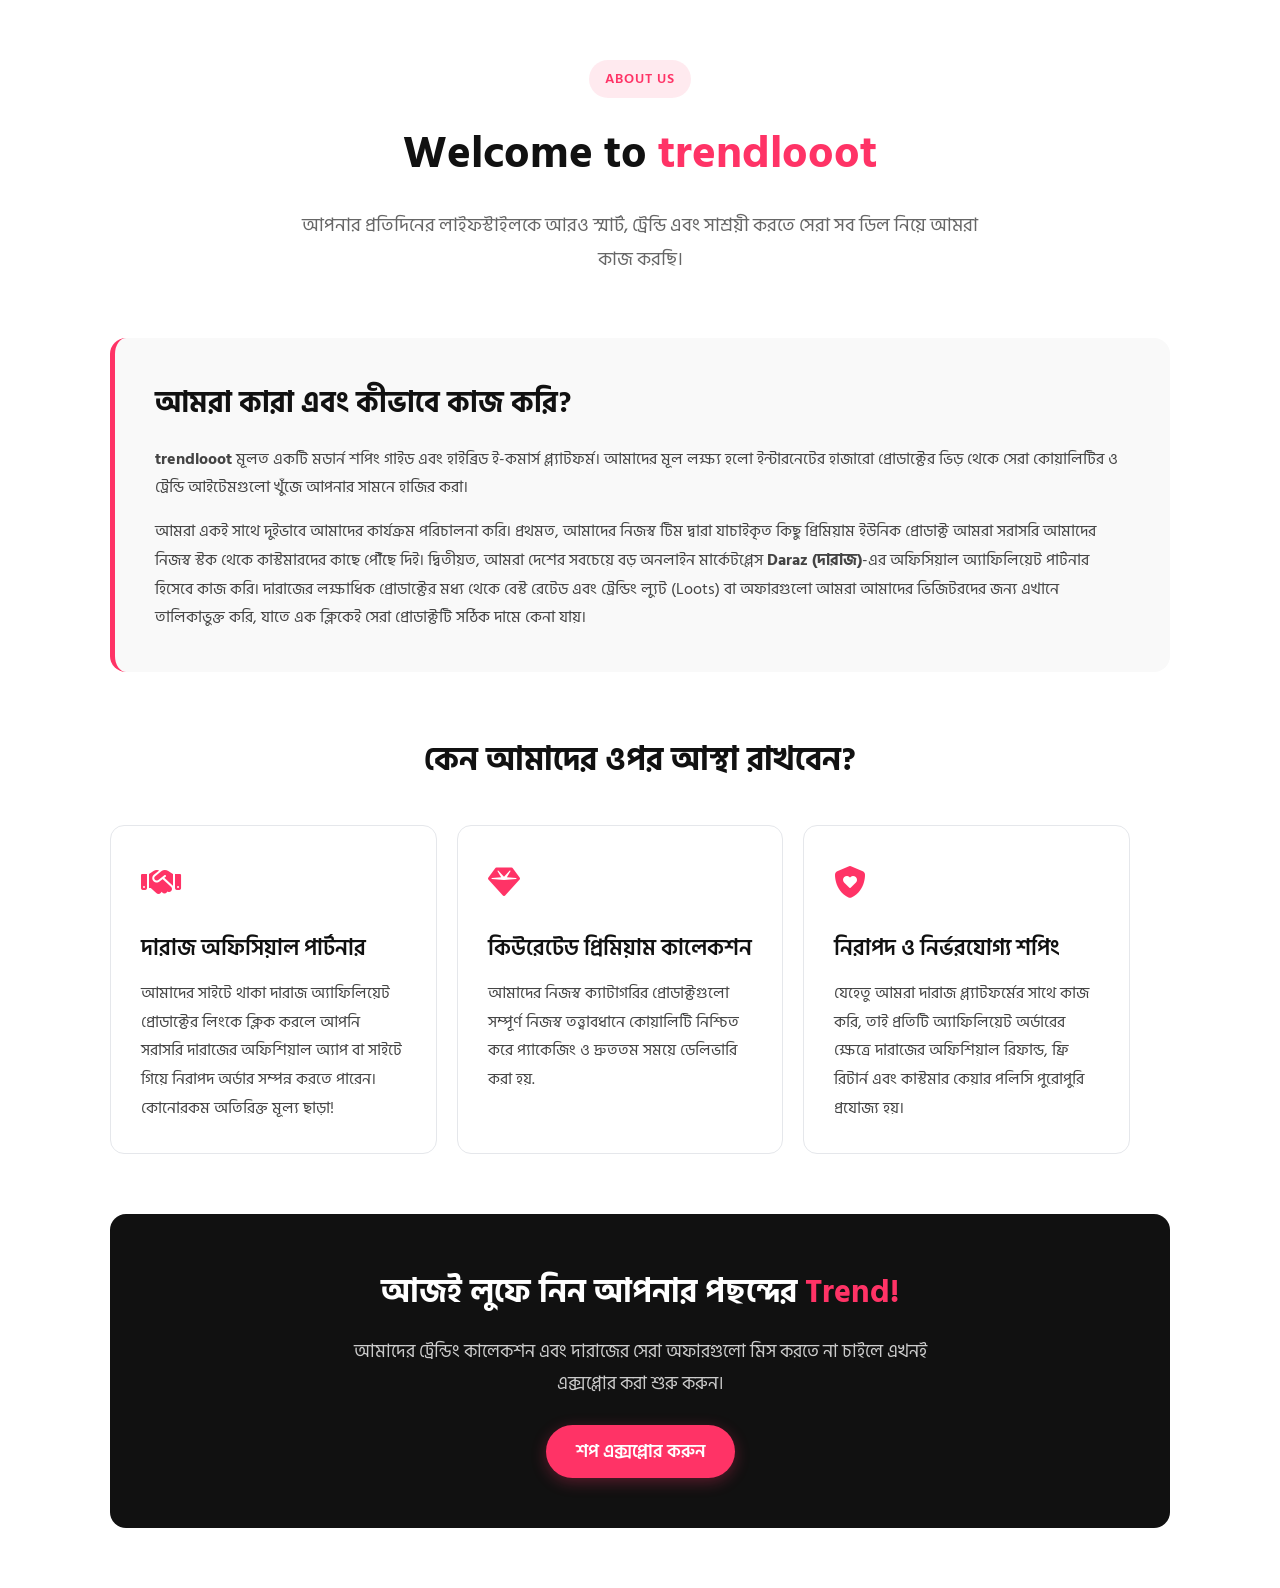
<file: about.html>
<!DOCTYPE html>
<html lang="bn">
<head>
    <meta charset="UTF-8">
    <meta name="viewport" content="width=device-width, initial-scale=1.0">
    <title>About Us - trendlooot</title>
    <!-- FontAwesome for Icons -->
    <link rel="stylesheet" href="https://cdnjs.cloudflare.com/ajax/libs/font-awesome/6.4.0/css/all.min.css">
    <!-- Google Fonts (Inter & Hind Siliguri) -->
    <link href="https://fonts.googleapis.com/css2?family=Hind+Siliguri:wght@400;500;600;700&family=Inter:wght@400;600;700&display=swap" rel="stylesheet">
    
    <style>
        :root {
            --primary-color: #ff3366; /* trendlooot Accent Pink */
            --dark-color: #111111;    /* Deep Black */
            --light-bg: #f9f9f9;      /* Light Gray */
            --text-color: #444444;
            --border-color: #e5e7eb;
        }

        * {
            margin: 0;
            padding: 0;
            box-sizing: border-box;
        }

        body {
            font-family: 'Hind Siliguri', 'Inter', sans-serif;
            background-color: #ffffff;
            color: var(--text-color);
            line-height: 1.8;
        }

        .about-wrapper {
            max-width: 1100px;
            margin: 0 auto;
            padding: 60px 20px;
        }

        /* Hero Section */
        .about-hero {
            text-align: center;
            margin-bottom: 60px;
            animation: fadeIn 1s ease-in-out;
        }

        .badge {
            background-color: rgba(255, 51, 102, 0.1);
            color: var(--primary-color);
            padding: 6px 16px;
            border-radius: 20px;
            font-size: 0.9rem;
            display: inline-block;
            margin-bottom: 15px;
            font-weight: 600;
            text-transform: uppercase;
            letter-spacing: 1px;
        }

        .about-hero h1 {
            font-size: 2.8rem;
            color: var(--dark-color);
            font-weight: 700;
            margin-bottom: 15px;
        }

        .about-hero h1 span {
            color: var(--primary-color);
        }

        .about-hero p {
            font-size: 1.2rem;
            color: #666;
            max-width: 700px;
            margin: 0 auto;
        }

        /* Main Story Section */
        .story-section {
            display: block;
            margin-bottom: 60px;
            background: var(--light-bg);
            padding: 40px;
            border-radius: 16px;
            border-left: 5px solid var(--primary-color);
        }

        .story-section h2 {
            font-size: 1.8rem;
            color: var(--dark-color);
            margin-bottom: 15px;
            font-weight: 700;
        }

        /* Core Features Grid */
        .features-title {
            text-align: center;
            margin-bottom: 35px;
            font-size: 2rem;
            color: var(--dark-color);
            font-weight: 700;
        }

        .features-container {
            display: block;
            margin-bottom: 60px;
        }

        .feature-card {
            background: #ffffff;
            border: 1px solid var(--border-color);
            padding: 30px;
            border-radius: 14px;
            margin-bottom: 20px;
            transition: all 0.3s ease;
            position: relative;
        }

        .feature-card:hover {
            transform: translateY(-5px);
            border-color: var(--primary-color);
            box-shadow: 0 10px 20px rgba(255, 51, 102, 0.05);
        }

        .feature-icon {
            font-size: 2rem;
            color: var(--primary-color);
            margin-bottom: 15px;
        }

        .feature-card h3 {
            font-size: 1.4rem;
            color: var(--dark-color);
            margin-bottom: 10px;
            font-weight: 600;
        }

        /* Interactive Call To Action */
        .cta-section {
            background: var(--dark-color);
            color: #ffffff;
            text-align: center;
            padding: 50px 30px;
            border-radius: 16px;
            margin-top: 40px;
        }

        .cta-section h2 {
            font-size: 2rem;
            margin-bottom: 15px;
            font-weight: 700;
        }

        .cta-section h2 span {
            color: var(--primary-color);
        }

        .cta-section p {
            color: #cccccc;
            max-width: 600px;
            margin: 0 auto 25px auto;
            font-size: 1.1rem;
        }

        .cta-btn {
            background: var(--primary-color);
            color: #ffffff;
            border: none;
            padding: 12px 30px;
            font-size: 1.1rem;
            font-weight: 600;
            border-radius: 30px;
            cursor: pointer;
            font-family: 'Hind Siliguri', sans-serif;
            transition: all 0.3s ease;
            box-shadow: 0 4px 15px rgba(255, 51, 102, 0.3);
        }

        .cta-btn:hover {
            background: #e02253;
            transform: scale(1.05);
        }

        /* Animations */
        @keyframes fadeIn {
            from { opacity: 0; transform: translateY(20px); }
            to { opacity: 1; transform: translateY(0); }
        }

        /* Responsive Layout Adjustments using display block margin */
        @media(min-width: 768px) {
            .features-container {
                display: table;
                width: 100%;
                table-layout: fixed;
                border-collapse: separate;
                border-spacing: 20px 0;
                margin-left: -20px;
                margin-right: -20px;
            }
            .feature-card {
                display: table-cell;
                vertical-align: top;
                margin-bottom: 0;
            }
        }
    </style>
</head>
<body>

    <div class="about-wrapper">
        <!-- Hero Section -->
        <div class="about-hero">
            <span class="badge">About Us</span>
            <h1>Welcome to <span>trendlooot</span></h1>
            <p>আপনার প্রতিদিনের লাইফস্টাইলকে আরও স্মার্ট, ট্রেন্ডি এবং সাশ্রয়ী করতে সেরা সব ডিল নিয়ে আমরা কাজ করছি।</p>
        </div>

        <!-- Main Mission Section -->
        <div class="story-section">
            <h2>আমরা কারা এবং কীভাবে কাজ করি?</h2>
            <p>
                <strong>trendlooot</strong> মূলত একটি মডার্ন শপিং গাইড এবং হাইব্রিড ই-কমার্স প্ল্যাটফর্ম। আমাদের মূল লক্ষ্য হলো ইন্টারনেটের হাজারো প্রোডাক্টের ভিড় থেকে সেরা কোয়ালিটির ও ট্রেন্ডি আইটেমগুলো খুঁজে আপনার সামনে হাজির করা। 
            </p>
            <p style="margin-top: 15px;">
                আমরা একই সাথে দুইভাবে আমাদের কার্যক্রম পরিচালনা করি। প্রথমত, আমাদের নিজস্ব টিম দ্বারা যাচাইকৃত কিছু প্রিমিয়াম ইউনিক প্রোডাক্ট আমরা সরাসরি আমাদের নিজস্ব স্টক থেকে কাস্টমারদের কাছে পৌঁছে দিই। দ্বিতীয়ত, আমরা দেশের সবচেয়ে বড় অনলাইন মার্কেটপ্লেস <strong>Daraz (দারাজ)</strong>-এর অফিসিয়াল অ্যাফিলিয়েট পার্টনার হিসেবে কাজ করি। দারাজের লক্ষাধিক প্রোডাক্টের মধ্য থেকে বেস্ট রেটেড এবং ট্রেন্ডিং ল্যুট (Loots) বা অফারগুলো আমরা আমাদের ভিজিটরদের জন্য এখানে তালিকাভুক্ত করি, যাতে এক ক্লিকেই সেরা প্রোডাক্টটি সঠিক দামে কেনা যায়।
            </p>
        </div>

        <!-- Features Title -->
        <h2 class="features-title">কেন আমাদের ওপর আস্থা রাখবেন?</h2>

        <!-- Core Features Container -->
        <div class="features-container">
            
            <!-- Card 1 -->
            <div class="feature-card">
                <div class="feature-icon"><i class="fa-solid fa-handshake"></i></div>
                <h3>দারাজ অফিসিয়াল পার্টনার</h3>
                <p>আমাদের সাইটে থাকা দারাজ অ্যাফিলিয়েট প্রোডাক্টের লিংকে ক্লিক করলে আপনি সরাসরি দারাজের অফিশিয়াল অ্যাপ বা সাইটে গিয়ে নিরাপদ অর্ডার সম্পন্ন করতে পারেন। কোনোরকম অতিরিক্ত মূল্য ছাড়া!</p>
            </div>

            <!-- Card 2 -->
            <div class="feature-card">
                <div class="feature-icon"><i class="fa-solid fa-gem"></i></div>
                <h3>কিউরেটেড প্রিমিয়াম কালেকশন</h3>
                <p>আমাদের নিজস্ব ক্যাটাগরির প্রোডাক্টগুলো সম্পূর্ণ নিজস্ব তত্ত্বাবধানে কোয়ালিটি নিশ্চিত করে প্যাকেজিং ও দ্রুততম সময়ে ডেলিভারি করা হয়.</p>
            </div>

            <!-- Card 3 -->
            <div class="feature-card">
                <div class="feature-icon"><i class="fa-solid fa-shield-heart"></i></div>
                <h3>নিরাপদ ও নির্ভরযোগ্য শপিং</h3>
                <p>যেহেতু আমরা দারাজ প্ল্যাটফর্মের সাথে কাজ করি, তাই প্রতিটি অ্যাফিলিয়েট অর্ডারের ক্ষেত্রে দারাজের অফিশিয়াল রিফান্ড, ফ্রি রিটার্ন এবং কাস্টমার কেয়ার পলিসি পুরোপুরি প্রযোজ্য হয়।</p>
            </div>

        </div>

        <!-- Call To Action Section (Interactive) -->
        <div class="cta-section">
            <h2>আজই লুফে নিন আপনার পছন্দের <span>Trend!</span></h2>
            <p>আমাদের ট্রেন্ডিং কালেকশন এবং দারাজের সেরা অফারগুলো মিস করতে না চাইলে এখনই এক্সপ্লোর করা শুরু করুন।</p>
            <button class="cta-btn" id="exploreBtn">শপ এক্সপ্লোর করুন</button>
        </div>
    </div>

    <!-- JavaScript for Button Interactions -->
    <script>
        document.getElementById('exploreBtn').addEventListener('click', function() {
            // নিচে 'index.html' এর জায়গায় আপনার আসল ওয়েবসাইটের শপ পেইজের লিংকটি বসিয়ে দিন
            window.location.href = 'https://dev-trendloot-online-store.pantheonsite.io/shop/'; 
        });
    </script>

</body>
</html>
</file>
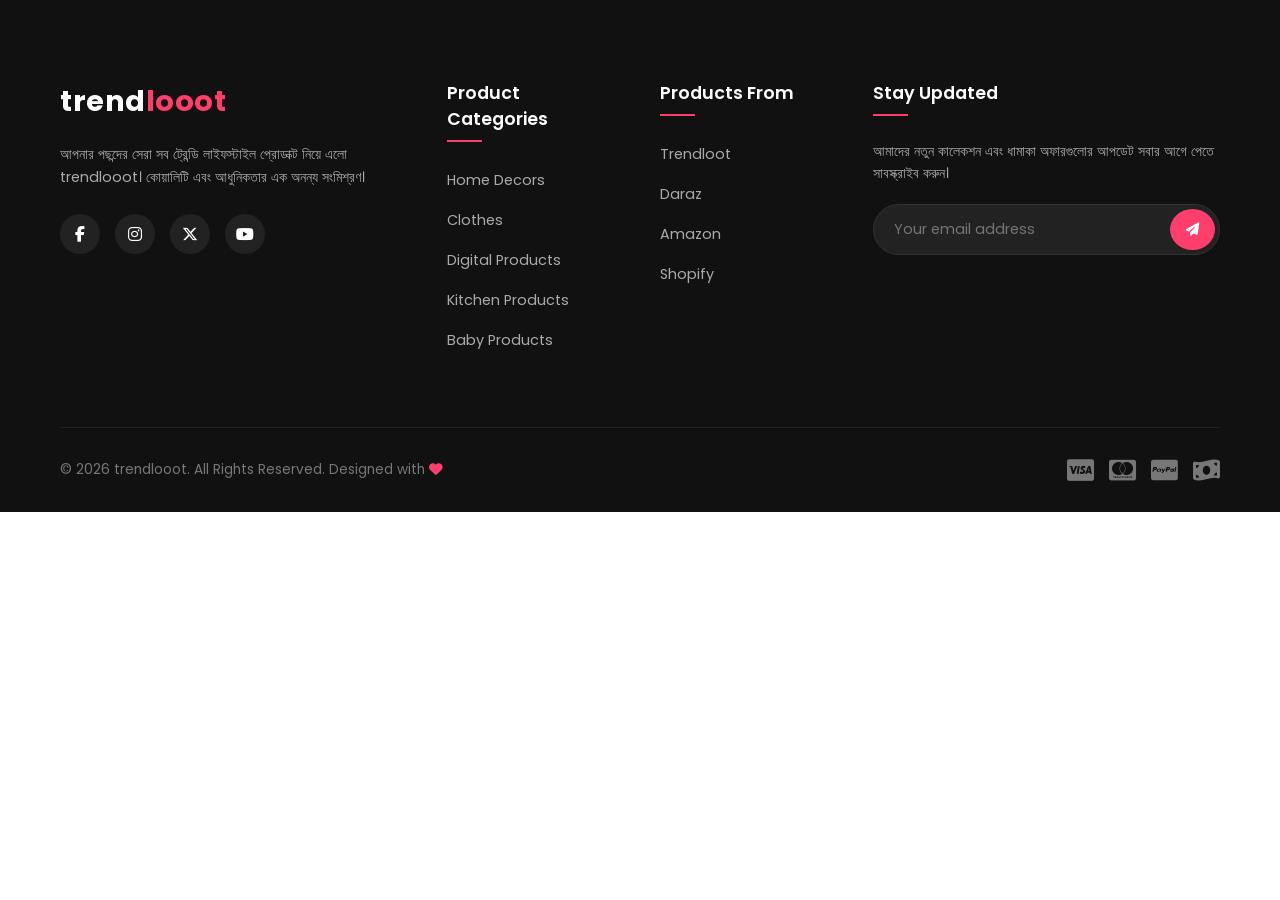
<file: foot.html>
<!DOCTYPE html>
<html lang="bn">
<head>
    <meta charset="UTF-8">
    <meta name="viewport" content="width=device-width, initial-scale=1.0">
    <title>trendlooot - Footer Only</title>
    <!-- Font Awesome (Already in your main file) -->
    <link rel="stylesheet" href="https://cdnjs.cloudflare.com/ajax/libs/font-awesome/6.4.0/css/all.min.css">
    <!-- Google Fonts (Already in your main file) -->
    <link href="https://fonts.googleapis.com/css2?family=Poppins:wght@300;400;500;600;700&display=swap" rel="stylesheet">
    
    <style>
        /* --- BASE RESET & CONTAINER --- */
        * {
            margin: 0;
            padding: 0;
            box-sizing: border-box;
            font-family: 'Poppins', sans-serif;
        }

        .tl-container {
            max-width: 1200px;
            margin: 0 auto;
            padding: 0 20px;
        }

        /* --- FOOTER STYLES --- */
        .tl-footer {
            background-color: #111111;
            color: #ffffff;
            padding: 80px 0 30px 0;
            position: relative;
        }

        .footer-grid {
            display: grid;
            grid-template-columns: 2fr 1fr 1fr 2fr;
            gap: 40px;
            margin-bottom: 60px;
        }

        /* Column 1: Brand Info */
        .footer-brand .logo {
            font-size: 1.8rem;
            font-weight: 700;
            margin-bottom: 20px;
            letter-spacing: 0.5px;
        }

        .footer-brand .logo span {
            color: #ff3e6c;
        }

        .footer-brand p {
            color: #aaa;
            font-size: 0.9rem;
            line-height: 1.6;
            margin-bottom: 25px;
            padding-right: 20px;
        }

        .social-links {
            display: flex;
            gap: 15px;
        }

        .social-icon {
            display: flex;
            align-items: center;
            justify-content: center;
            width: 40px;
            height: 40px;
            background-color: #222;
            color: #fff;
            border-radius: 50%;
            text-decoration: none;
            transition: all 0.3s ease;
            font-size: 1rem;
        }

        .social-icon:hover {
            background-color: #ff3e6c;
            transform: translateY(-3px);
        }

        /* Columns 2 & 3: Links */
        .footer-col h4 {
            font-size: 1.1rem;
            font-weight: 600;
            margin-bottom: 25px;
            position: relative;
            padding-bottom: 10px;
        }

        .footer-col h4::after {
            content: '';
            position: absolute;
            bottom: 0;
            left: 0;
            width: 35px;
            height: 2px;
            background-color: #ff3e6c;
        }

        .footer-links {
            list-style: none;
        }

        .footer-links li {
            margin-bottom: 15px;
        }

        .footer-links a {
            color: #aaa;
            text-decoration: none;
            font-size: 0.9rem;
            transition: all 0.3s ease;
            display: inline-block;
        }

        .footer-links a:hover {
            color: #ff3e6c;
            transform: translateX(5px);
        }

        /* Column 4: Newsletter */
        .footer-newsletter h4 {
            font-size: 1.1rem;
            font-weight: 600;
            margin-bottom: 25px;
            position: relative;
            padding-bottom: 10px;
        }

        .footer-newsletter h4::after {
            content: '';
            position: absolute;
            bottom: 0;
            left: 0;
            width: 35px;
            height: 2px;
            background-color: #ff3e6c;
        }

        .footer-newsletter p {
            color: #aaa;
            font-size: 0.9rem;
            margin-bottom: 20px;
            line-height: 1.5;
        }

        .newsletter-form {
            display: flex;
            position: relative;
        }

        .newsletter-form input {
            width: 100%;
            padding: 14px 20px;
            padding-right: 60px;
            background-color: #222;
            border: 1px solid #333;
            border-radius: 50px;
            color: #fff;
            font-size: 0.9rem;
            outline: none;
            transition: border-color 0.3s ease;
        }

        .newsletter-form input:focus {
            border-color: #ff3e6c;
        }

        .newsletter-form button {
            position: absolute;
            right: 5px;
            top: 5px;
            bottom: 5px;
            width: 45px;
            background-color: #ff3e6c;
            border: none;
            border-radius: 50%;
            color: #fff;
            cursor: pointer;
            transition: background-color 0.3s ease;
        }

        .newsletter-form button:hover {
            background-color: #e0325c;
        }

        /* --- FOOTER BOTTOM --- */
        .footer-bottom {
            border-top: 1px solid #222;
            padding-top: 30px;
            display: flex;
            justify-content: space-between;
            align-items: center;
            flex-wrap: wrap;
            gap: 20px;
        }

        .footer-bottom p {
            color: #777;
            font-size: 0.85rem;
        }

        .payment-gateways {
            display: flex;
            gap: 15px;
            color: #777;
            font-size: 1.5rem;
        }

        .payment-gateways i:hover {
            color: #aaa;
            cursor: pointer;
        }

        /* --- RESPONSIVE BREAKPOINTS --- */
        @media (max-width: 992px) {
            .footer-grid {
                grid-template-columns: 1fr 1fr;
                gap: 40px;
            }
            .footer-brand p {
                padding-right: 0;
            }
        }

        @media (max-width: 576px) {
            .tl-footer {
                padding: 60px 0 30px 0;
            }
            .footer-grid {
                grid-template-columns: 1fr;
                gap: 35px;
            }
            .footer-bottom {
                flex-direction: column;
                text-align: center;
                gap: 15px;
            }
        }
    </style>
</head>
<body>

    <!-- --- FOOTER START --- -->
    <footer class="tl-footer">
        <div class="tl-container">
            
            <div class="footer-grid">
                
                <!-- Column 1: Brand Info -->
                <div class="footer-brand">
                    <div class="logo">trend<span>looot</span></div>
                    <p>আপনার পছন্দের সেরা সব ট্রেন্ডি লাইফস্টাইল প্রোডাক্ট নিয়ে এলো trendlooot। কোয়ালিটি এবং আধুনিকতার এক অনন্য সংমিশ্রণ।</p>
                    <div class="social-links">
                        <a href="https://www.facebook.com/profile.php?id=61591234920867" class="social-icon" aria-label="Facebook"><i class="fab fa-facebook-f"></i></a>
                        <a href="#" class="social-icon" aria-label="Instagram"><i class="fab fa-instagram"></i></a>
                        <a href="#" class="social-icon" aria-label="Twitter"><i class="fab fa-x-twitter"></i></a>
                        <a href="#" class="social-icon" aria-label="Youtube"><i class="fab fa-youtube"></i></a>
                    </div>
                </div>

                <!-- Column 2: Quick Links (Requested Pages) -->
                <div class="footer-col">
                    <h4>Product Categories</h4>
                    <ul class="footer-links">
                        <li><a href="https://dev-trendloot-online-store.pantheonsite.io/product-category/home-decors/">Home Decors</a></li>
                        <li><a href="https://dev-trendloot-online-store.pantheonsite.io/product-category/clothes/">Clothes</a></li>
                        <li><a href="https://dev-trendloot-online-store.pantheonsite.io/product-category/digital-products/">Digital Products</a></li>
                        <li><a href="https://dev-trendloot-online-store.pantheonsite.io/product-category/kitchen-products/">Kitchen Products</a></li>
                        <li><a href="https://dev-trendloot-online-store.pantheonsite.io/product-category/baby-products/">Baby Products</a></li>
                    </ul>
                </div>

                <!-- Column 3: Policy Links -->
                <div class="footer-col">
                    <h4>Products From</h4>
                    <ul class="footer-links">
                        <li><a href="https://dev-trendloot-online-store.pantheonsite.io/product-category/trendloot/">Trendloot</a></li>
                        <li><a href="https://dev-trendloot-online-store.pantheonsite.io/product-category/daraz/">Daraz</a></li>
                        <li><a href="https://dev-trendloot-online-store.pantheonsite.io/product-category/amazon/">Amazon</a></li>
                        <li><a href="https://dev-trendloot-online-store.pantheonsite.io/product-category/shopify/">Shopify</a></li>
                    </ul>
                </div>

                <!-- Column 4: Newsletter -->
                <div class="footer-newsletter">
                    <h4>Stay Updated</h4>
                    <p>আমাদের নতুন কালেকশন এবং ধামাকা অফারগুলোর আপডেট সবার আগে পেতে সাবস্ক্রাইব করুন।</p>
                    <form class="newsletter-form" id="newsletter-form">
                        <input type="email" placeholder="Your email address" required>
                        <button type="submit" aria-label="Subscribe"><i class="fas fa-paper-plane"></i></button>
                    </form>
                </div>

            </div>

            <!-- Footer Bottom -->
            <div class="footer-bottom">
                <p>&copy; 2026 trendlooot. All Rights Reserved. Designed with <i class="fas fa-heart" style="color: #ff3e6c;"></i></p>
                <div class="payment-gateways">
                    <i class="fab fa-cc-visa" title="Visa"></i>
                    <i class="fab fa-cc-mastercard" title="Mastercard"></i>
                    <i class="fab fa-cc-paypal" title="Paypal"></i>
                    <i class="fas fa-money-bill-wave" title="Cash On Delivery"></i>
                </div>
            </div>

        </div>
    </footer>
    <!-- --- FOOTER END --- -->

    <script>
        // Newsletter Submit Handler
        document.getElementById('newsletter-form').addEventListener('submit', function(e) {
            e.preventDefault();
            const emailInput = this.querySelector('input').value;
            alert('Thank you for subscribing, ' + emailInput + '!');
            this.reset();
        });
    </script>
</body>
</html>
</file>
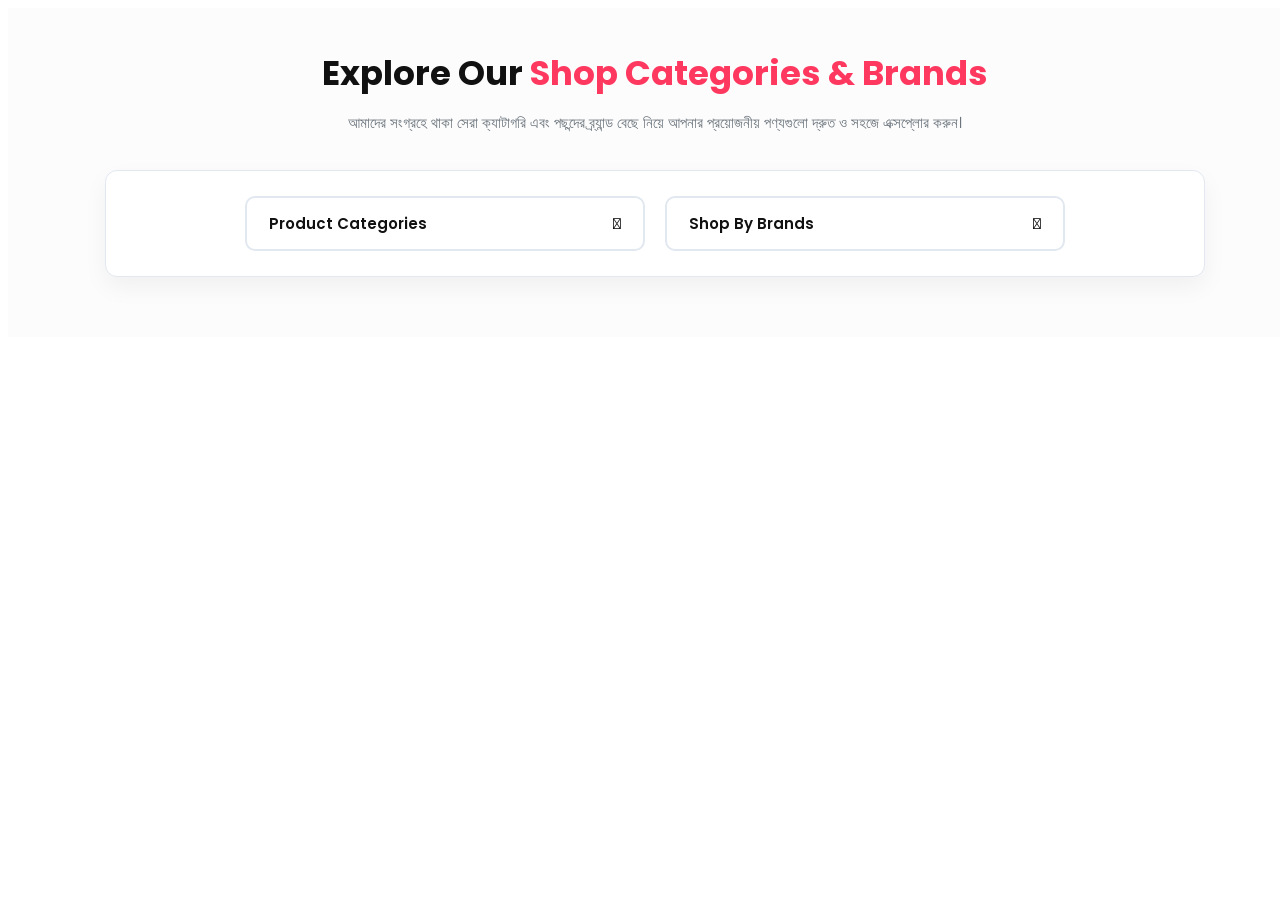
<file: shop.html>
<!DOCTYPE html>
<html lang="bn">
<head>
    <meta charset="UTF-8">
    <meta name="viewport" content="width=device-width, initial-scale=1.0">
    <title>Shop Collection - Trendlooot</title>
    <!-- Font Awesome for Icons -->
    <link rel="stylesheet" href="https://cdnjs.cloudflare.com/ajax/libs/font-awesome/6.4.0/css/all.min.css">
    <!-- Google Fonts -->
    <link href="https://fonts.googleapis.com/css2?family=Poppins:wght@300;400;500;600;700&display=swap" rel="stylesheet">
    
    <style>
        /* Global & Scope Styles */
        :root {
            --tl-primary: #ff3860;
            --tl-dark: #111111;
            --tl-text: #2b2b2b;
            --tl-muted: #6c757d;
            --tl-border: #e2e8f0;
            --tl-white: #ffffff;
            --tl-shadow: 0 10px 25px rgba(0, 0, 0, 0.05);
            --tl-hover-bg: #fff0f3;
            --tl-hover-shadow: 0 6px 20px rgba(255, 56, 96, 0.15);
        }

        .shop-page-wrapper * {
            margin: 0;
            padding: 0;
            box-sizing: border-box;
            font-family: 'Poppins', sans-serif;
        }

        .shop-page-wrapper {
            background-color: #fcfcfc;
            color: var(--tl-text);
            padding: 40px 15px 60px;
            width: 100%;
        }

        .shop-container {
            max-width: 1100px;
            margin: 0 auto;
        }

        /* 1. Heading & Paragraph Section */
        .shop-header {
            text-align: center;
            margin-bottom: 35px;
        }

        .shop-header h1 {
            font-size: 34px;
            color: var(--tl-dark);
            margin-bottom: 12px;
            font-weight: 700;
        }

        .shop-header h1 span {
            color: var(--tl-primary);
        }

        .shop-header p {
            font-size: 15px;
            color: var(--tl-muted);
            max-width: 650px;
            margin: 0 auto;
            line-height: 1.6;
        }

        /* 2. Dropdowns Filter Section */
        .shop-filter-box {
            background: var(--tl-white);
            padding: 25px 30px;
            border-radius: 12px;
            box-shadow: var(--tl-shadow);
            border: 1px solid var(--tl-border);
        }

        .filter-grid {
            display: flex;
            justify-content: center;
            align-items: center;
            gap: 20px;
            flex-wrap: wrap;
        }

        .dropdown-wrapper {
            position: relative;
            flex: 1;
            min-width: 260px;
            max-width: 400px;
        }

        /* Updated Main Button Hover Effects */
        .dropdown-btn {
            width: 100%;
            padding: 14px 22px;
            background-color: var(--tl-white);
            border: 2px solid var(--tl-border);
            border-radius: 10px;
            font-size: 15px;
            font-weight: 600;
            color: var(--tl-dark);
            display: flex;
            justify-content: space-between;
            align-items: center;
            cursor: pointer;
            transition: all 0.3s cubic-bezier(0.25, 0.8, 0.25, 1);
        }

        /* Hover & Active State Design */
        .dropdown-btn:hover, 
        .dropdown-btn.active {
            background-color: var(--tl-hover-bg);
            border-color: var(--tl-primary);
            color: var(--tl-primary);
            transform: translateY(-2px);
            box-shadow: var(--tl-hover-shadow);
        }

        .dropdown-btn i {
            transition: transform 0.3s ease;
        }

        .dropdown-btn.active i {
            transform: rotate(180deg);
        }

        .dropdown-menu {
            position: absolute;
            top: 108%;
            left: 0;
            width: 100%;
            background-color: var(--tl-white);
            border-radius: 10px;
            box-shadow: 0 12px 30px rgba(0,0,0,0.1);
            list-style: none;
            opacity: 0;
            visibility: hidden;
            transform: translateY(10px);
            transition: all 0.3s ease;
            z-index: 99;
            overflow: hidden;
            border: 1px solid var(--tl-border);
        }

        .dropdown-menu.show {
            opacity: 1;
            visibility: visible;
            transform: translateY(0);
        }

        .dropdown-menu li a {
            display: block;
            padding: 12px 20px;
            font-size: 14px;
            color: var(--tl-text);
            text-decoration: none;
            transition: background 0.2s ease, color 0.2s ease, padding 0.2s ease;
        }

        .dropdown-menu li a:hover {
            background-color: var(--tl-hover-bg);
            color: var(--tl-primary);
            padding-left: 25px;
        }

        /* Responsive Styles */
        @media (max-width: 768px) {
            .shop-header h1 {
                font-size: 26px;
            }

            .shop-filter-box {
                padding: 20px 15px;
            }

            .filter-grid {
                flex-direction: column;
            }

            .dropdown-wrapper {
                width: 100%;
                max-width: 100%;
            }
        }
    </style>
</head>
<body>

    <main class="shop-page-wrapper">
        <div class="shop-container">
            
            <!-- 1. Heading & Paragraph Section -->
            <section class="shop-header">
                <h1>Explore Our <span>Shop Categories & Brands</span></h1>
                <p>আমাদের সংগ্রহে থাকা সেরা ক্যাটাগরি এবং পছন্দের ব্র্যান্ড বেছে নিয়ে আপনার প্রয়োজনীয় পণ্যগুলো দ্রুত ও সহজে এক্সপ্লোর করুন।</p>
            </section>

            <!-- 2. Dropdown Menus Section -->
            <section class="shop-filter-box">
                <div class="filter-grid">
                    
                    <!-- Product Categories Dropdown -->
                    <div class="dropdown-wrapper">
                        <button class="dropdown-btn" id="categoryBtn">
                            <span>Product Categories</span>
                            <i class="fa-solid fa-chevron-down"></i>
                        </button>
                        <ul class="dropdown-menu" id="categoryMenu">
                            <li><a href="https://dev-trendloot-online-store.pantheonsite.io/product-category/home-decors/">Home Decors</a></li>
                            <li><a href="https://dev-trendloot-online-store.pantheonsite.io/product-category/clothes/">Clothes</a></li>
                            <li><a href="https://dev-trendloot-online-store.pantheonsite.io/product-category/digital-products/">Digital Products</a></li>
                            <li><a href="https://dev-trendloot-online-store.pantheonsite.io/product-category/kitchen-products/">Kitchen Products</a></li>
                            <li><a href="https://dev-trendloot-online-store.pantheonsite.io/product-category/baby-products/">Baby Products</a></li>
                        </ul>
                    </div>

                    <!-- Shop By Brands Dropdown -->
                    <div class="dropdown-wrapper">
                        <button class="dropdown-btn" id="brandBtn">
                            <span>Shop By Brands</span>
                            <i class="fa-solid fa-chevron-down"></i>
                        </button>
                        <ul class="dropdown-menu" id="brandMenu">
                            <li><a href="https://dev-trendloot-online-store.pantheonsite.io/product-category/trendloot/">Trendloot</a></li>
                            <li><a href="https://dev-trendloot-online-store.pantheonsite.io/product-category/daraz/">Daraz</a></li>
                            <li><a href="https://dev-trendloot-online-store.pantheonsite.io/product-category/amazon/">Amazon</a></li>
                            <li><a href="https://dev-trendloot-online-store.pantheonsite.io/product-category/shopify/">Shopify</a></li>
                        </ul>
                    </div>

                </div>
            </section>

        </div>
    </main>

    <!-- JavaScript Logic -->
    <script>
        document.addEventListener('DOMContentLoaded', function() {
            const categoryBtn = document.getElementById('categoryBtn');
            const categoryMenu = document.getElementById('categoryMenu');
            const brandBtn = document.getElementById('brandBtn');
            const brandMenu = document.getElementById('brandMenu');

            // Category Dropdown Toggle
            categoryBtn.addEventListener('click', function(e) {
                e.stopPropagation();
                categoryMenu.classList.toggle('show');
                categoryBtn.classList.toggle('active');
                
                // Close Brand Dropdown if open
                brandMenu.classList.remove('show');
                brandBtn.classList.remove('active');
            });

            // Brand Dropdown Toggle
            brandBtn.addEventListener('click', function(e) {
                e.stopPropagation();
                brandMenu.classList.toggle('show');
                brandBtn.classList.toggle('active');
                
                // Close Category Dropdown if open
                categoryMenu.classList.remove('show');
                categoryBtn.classList.remove('active');
            });

            // Close all dropdowns when clicking outside
            document.addEventListener('click', function() {
                categoryMenu.classList.remove('show');
                categoryBtn.classList.remove('active');
                brandMenu.classList.remove('show');
                brandBtn.classList.remove('active');
            });
        });
    </script>
</body>
</html>
</file>
